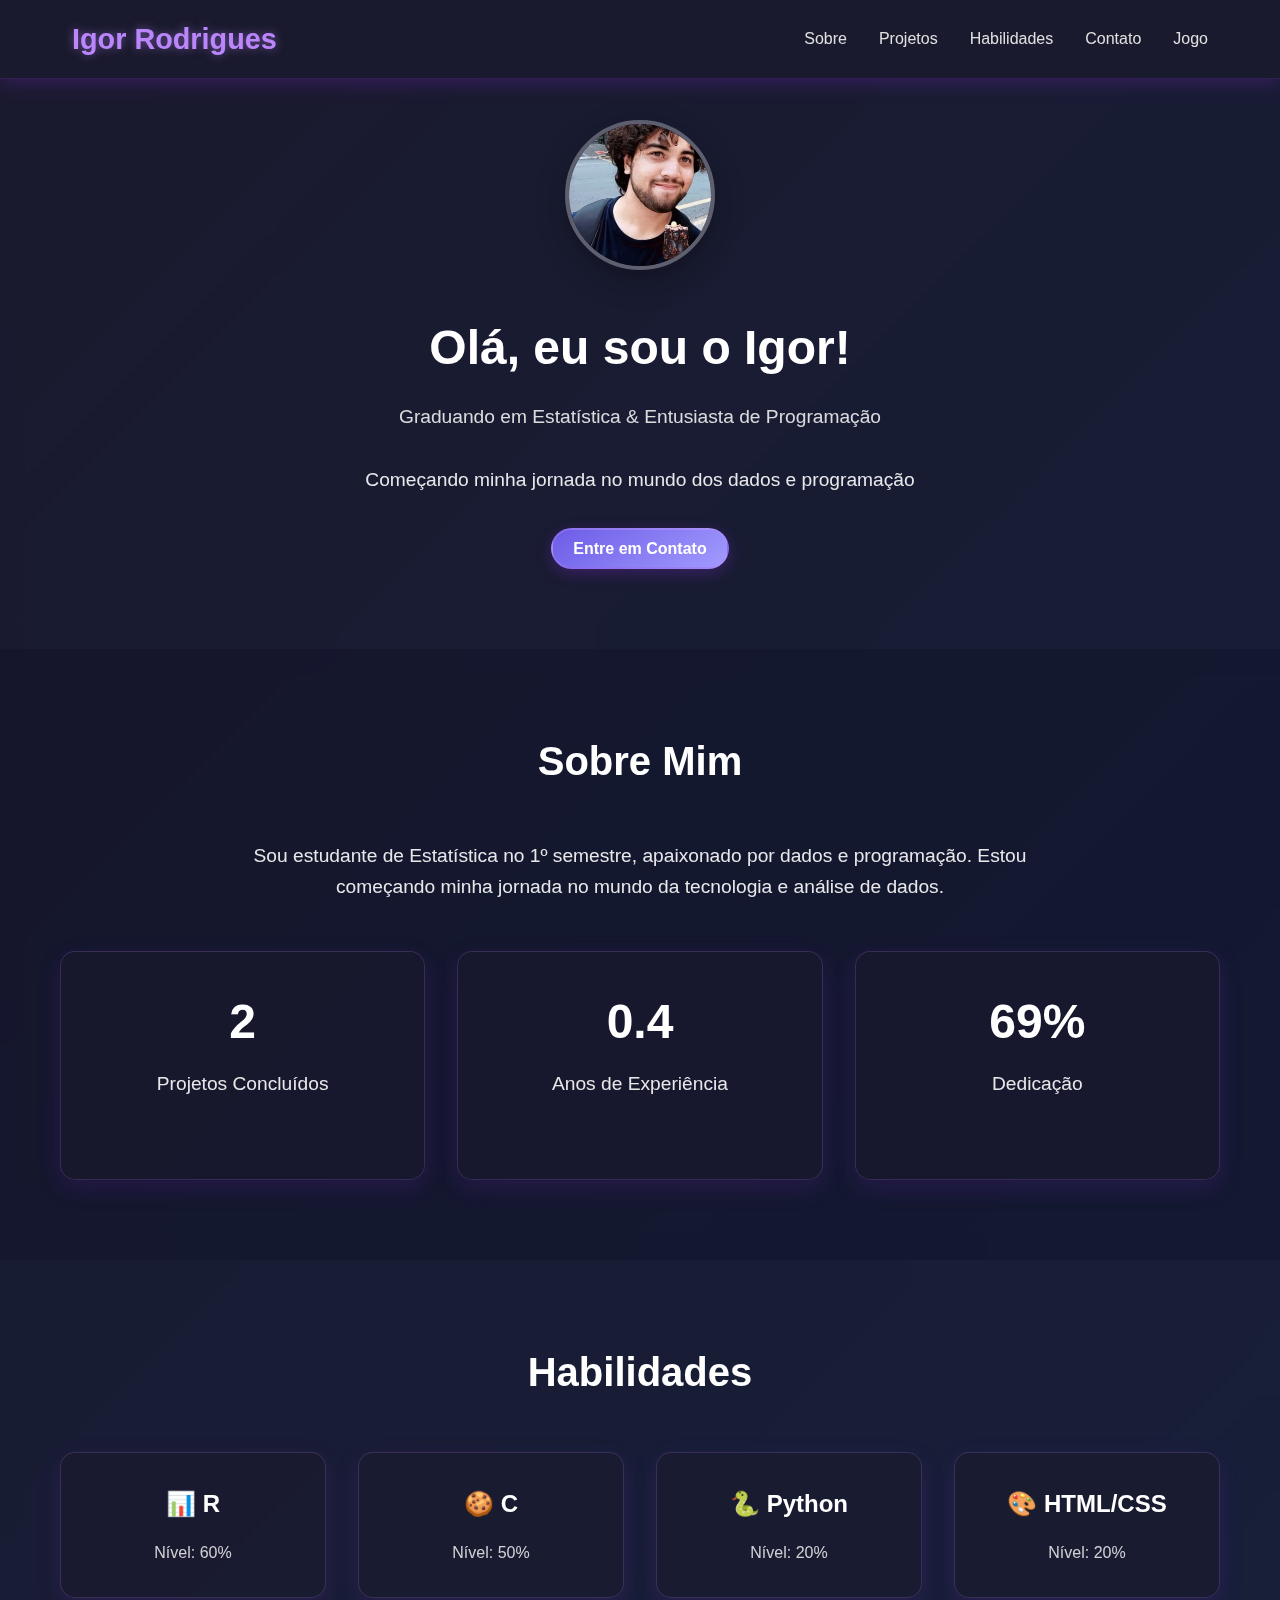
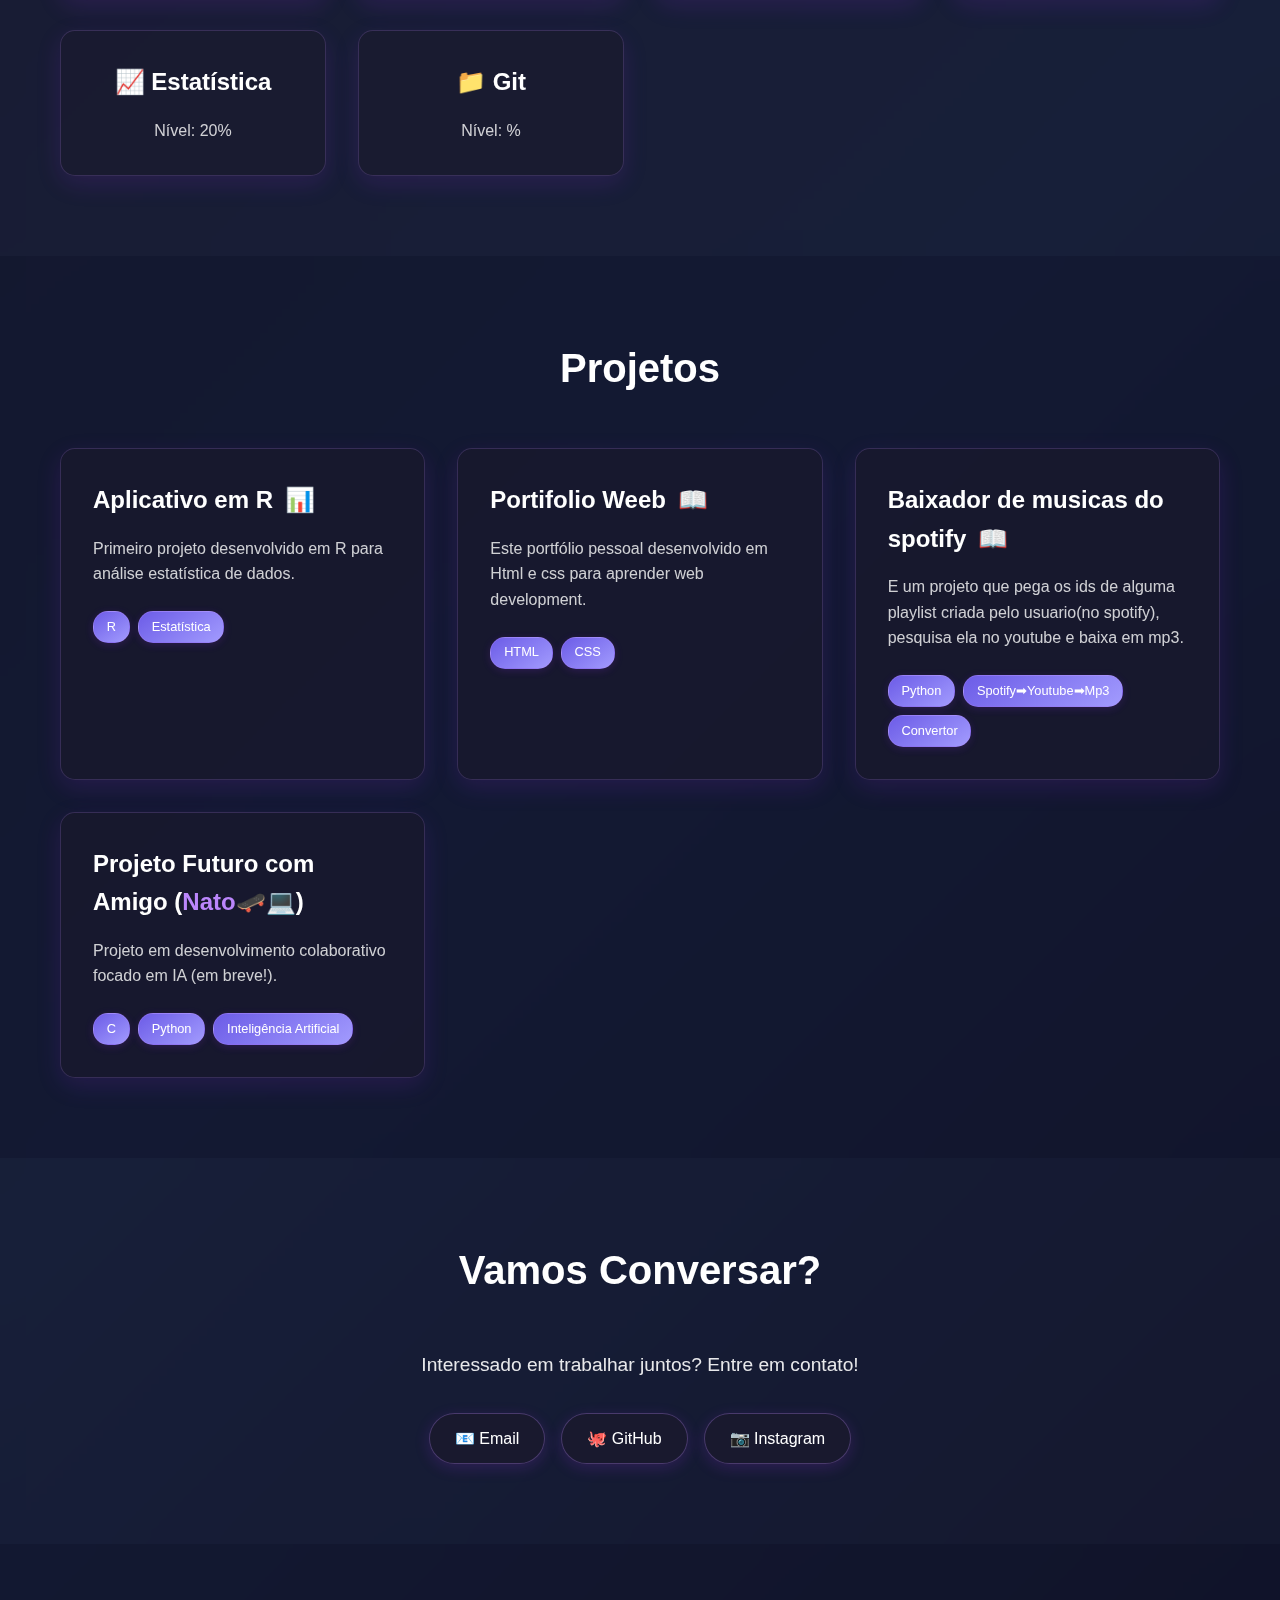
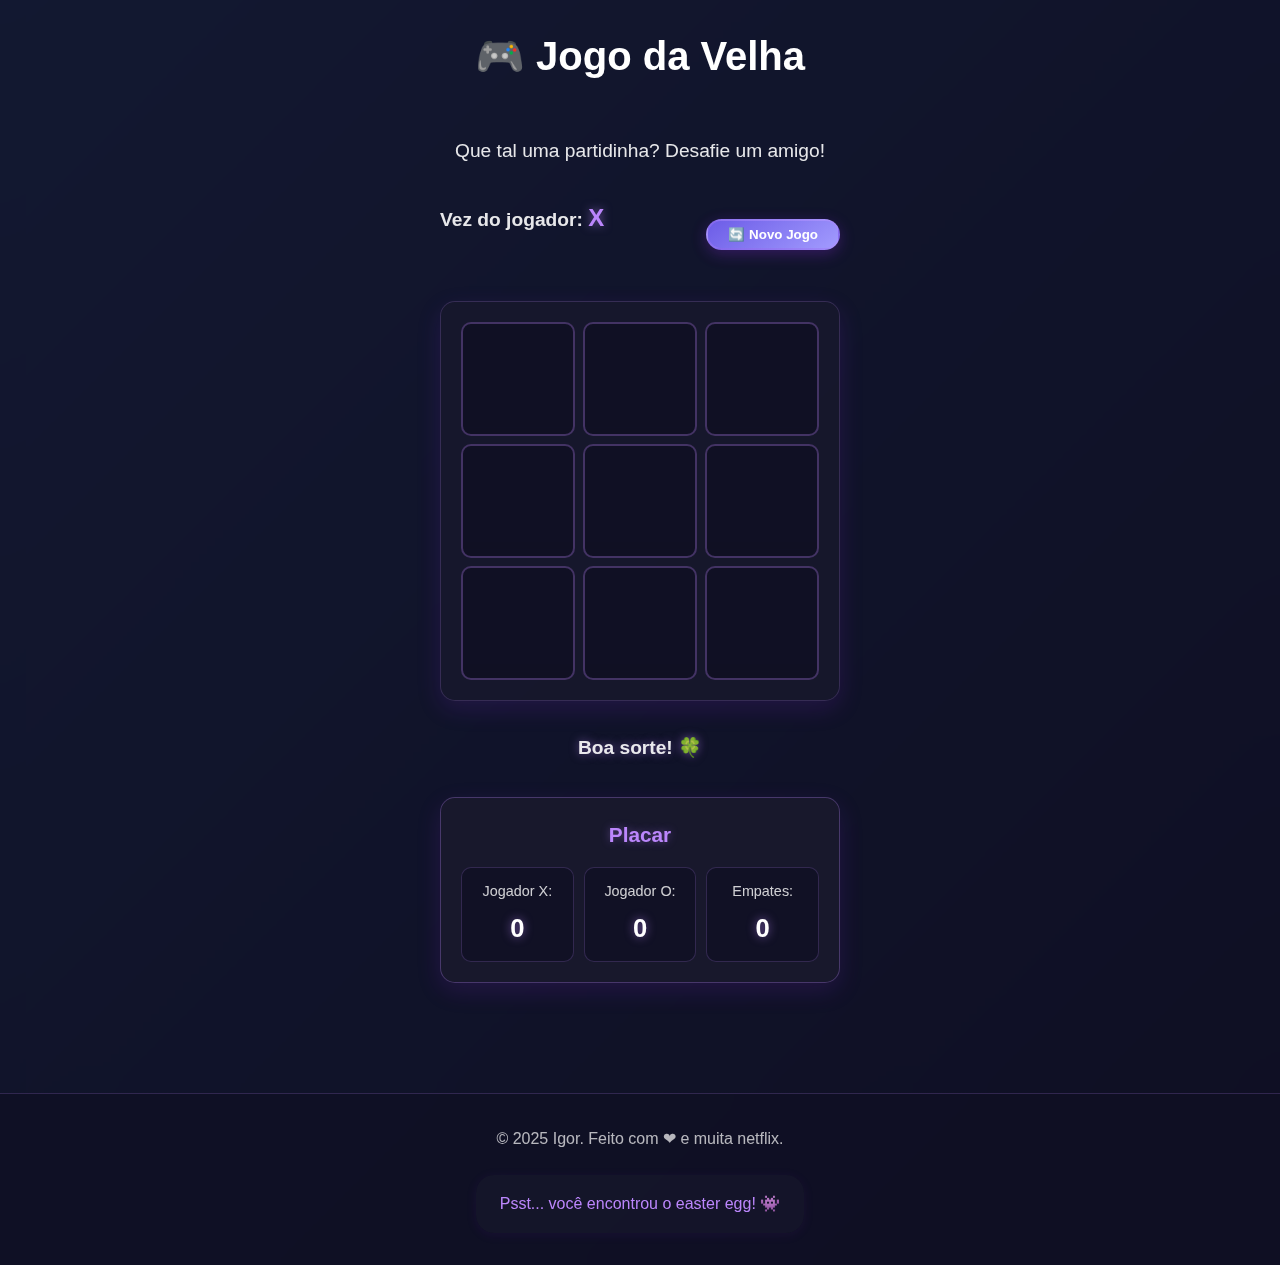
<file: index.html>
<!DOCTYPE html>
<html lang="pt-br">
<head>
  <meta charset="UTF-8">
  <meta name="viewport" content="width=device-width, initial-scale=1.0">
  <title>Igor - Desenvolvedor</title>
  <link rel="stylesheet" href="style.css">
</head>
<body>
  <header>
    <nav>
      <h1>Igor Rodrigues</h1>
      <ul>
        <li><a href="#sobre">Sobre</a></li>
        <li><a href="#projetos">Projetos</a></li>
        <li><a href="#habilidades">Habilidades</a></li>
        <li><a href="#contato">Contato</a></li>
        <li><a href="#jogo">Jogo</a></li>
      </ul>
    </nav>
  </header>

  <main>
    <section id="hero">
      <div class="hero-content">
        <div class="foto-container">
          <img src="foto.jpg" alt="Foto do Igor" class="foto-perfil">
        </div>
        <h2>Olá, eu sou o Igor!</h2>
        <p class="subtitle">Graduando em Estatística & Entusiasta de Programação</p>
        <p>Começando minha jornada no mundo dos dados e programação</p>
        <a href="#contato" class="btn-primary">Entre em Contato</a>
      </div>
    </section>

    <section id="sobre">
      <div class="container">
        <h2>Sobre Mim</h2>
        <p>Sou estudante de Estatística no 1º semestre, apaixonado por dados e programação. Estou começando minha jornada no mundo da tecnologia e análise de dados.</p>
        <div class="stats">
          <div class="stat">
            <h3>2</h3>
            <p>Projetos Concluídos</p>
          </div>
          <div class="stat">
            <h3>0.4</h3>
            <p>Anos de Experiência</p>
          </div>
          <div class="stat">
            <h3>69%</h3>
            <p>Dedicação</p>
          </div>
        </div>
      </div>
    </section>

    <section id="habilidades">
      <div class="container">
        <h2>Habilidades</h2>
        <div class="skills-grid">
          <div class="skill-card"><h3>📊 R</h3><p>Nível: 60%</p></div>
          <div class="skill-card"><h3>🍪 C</h3><p>Nível: 50%</p></div>
          <div class="skill-card"><h3>🐍 Python</h3><p>Nível: 20%</p></div>
          <div class="skill-card"><h3>🎨 HTML/CSS</h3><p>Nível: 20%</p></div>
          <div class="skill-card"><h3>📈 Estatística</h3><p>Nível: 20%</p></div>
          <div class="skill-card"><h3>📁 Git</h3><p>Nível: %</p></div>
        </div>
      </div>
    </section>

    <section id="projetos">
      <div class="container">
        <h2>Projetos</h2>
        <div class="projects-grid">
        <div class="project-card">
          <h3>
            <a href="https://github.com/Igor-ht-1/Trabalho-espaco-das-profissoes-Nato-Igor" 
              class="project-link" 
              target="_blank"
              title="Ver projeto no GitHub">
              Aplicativo em R
              <span class="link-emoji">📊</span>
            </a>
          </h3>
          <p>Primeiro projeto desenvolvido em R para análise estatística de dados.</p>
          <div class="tech-tags">
            <span>R</span>
            <span>Estatística</span>
          </div>
        </div>
         <div class="project-card">
          <h3>
            <a href="https://github.com/Igor-ht-1/Pagina-Igor" 
              class="project-link" 
              target="_blank"
              title="Ver projeto no GitHub">
              Portifolio Weeb
              <span class="link-emoji">📖</span>
            </a>
          </h3>
            <p>Este portfólio pessoal desenvolvido em Html e css para aprender web development.</p>
            <div class="tech-tags">
              <span>HTML</span>
              <span>CSS</span>
            </div>
          </div>
           <div class="project-card">
          <h3>
            <a href="https://github.com/Igor-ht-1/Pagina-Igor" 
              class="project-link" 
              target="_blank"
              title="Ver projeto no GitHub">
              Baixador de musicas do spotify
              <span class="link-emoji">📖</span>
            </a>
          </h3>
            <p>E um projeto que pega os ids de alguma playlist criada pelo usuario(no spotify), pesquisa ela no youtube e baixa em mp3.</p>
            <div class="tech-tags">
              <span>Python</span>
              <span>Spotify➡Youtube➡Mp3 </span>
              <span>Convertor </span>
            </div>
          </div>
          <div class="project-card">
          <h3>Projeto Futuro com Amigo (<a href="https://github.com/Nathanael-nt-13" target="_blank" class="nato-link" title="Visitar perfil do Nato">Nato🛹💻</a>)</h3>
            <p>Projeto em desenvolvimento colaborativo focado em IA (em breve!).</p>
            <div class="tech-tags">
              <span>C</span>
              <span>Python</span>
              <span>Inteligência Artificial</span>
            </div>
          </div>
        </div>
      </div>
    </section>

    <section id="contato">
      <div class="container">
        <h2>Vamos Conversar?</h2>
        <p>Interessado em trabalhar juntos? Entre em contato!</p>
        <div class="contact-links">
          <a href="mailto:igorsoares2006r@gmail.com" class="contact-btn">📧 Email</a>
          <a href="https://github.com/Igor-ht-1" class="contact-btn">🐙 GitHub</a>
          <a href="https://www.instagram.com/igor_r._/" class="contact-btn">📷 Instagram</a>
        </div>
      </div>
    </section>

    <section id="jogo">
    <div class="container">
      <h2>🎮 Jogo da Velha</h2>
      <p>Que tal uma partidinha? Desafie um amigo!</p>
      <div class="game-container">
        <div class="game-info">
          <p class="current-player">Vez do jogador: <span id="currentPlayer">X</span></p>
          <button id="resetBtn" class="btn-primary">🔄 Novo Jogo</button>
        </div>
        <div class="game-board" id="gameBoard">
          <div class="cell" data-index="0"></div>
          <div class="cell" data-index="1"></div>
          <div class="cell" data-index="2"></div>
          <div class="cell" data-index="3"></div>
          <div class="cell" data-index="4"></div>
          <div class="cell" data-index="5"></div>
          <div class="cell" data-index="6"></div>
          <div class="cell" data-index="7"></div>
          <div class="cell" data-index="8"></div>
        </div>
      </div>
      <p class="game-message" id="gameMessage">Boa sorte! 🍀</p>
      
      <div class="score-board">
        <h3>Placar</h3>
        <div class="scores">
          <div class="score">
            <span>Jogador X:</span>
            <span id="scoreX">0</span>
          </div>
          <div class="score">
            <span>Jogador O:</span>
            <span id="scoreO">0</span>
          </div>
          <div class="score">
            <span>Empates:</span>
            <span id="scoreDraw">0</span>
          </div>
        </div>
      </div>
    </div>
  </section>

  </main>

  <footer>
  <p>&copy; 2025 Igor. Feito com ❤ e muita netflix.</p>
  
  <div class="footer-secret">
    <span class="footer-secret-trigger" style="cursor:pointer;">
      Psst... você encontrou o easter egg! 👾
    </span>
    <div class="footer-secret-form">
      <input type="number" id="secretNumberInput" placeholder="Digite um número secreto">
      <button id="secretNumberBtn">Enviar <span style="font-size:1.1em;">🔒</span></button>
      <span id="secretNumberMsg"></span>
    </div>
  </div>
</footer>

  <div id="easterEggOverlay" style="display:none;">
    <div class="easter-egg-modal">
      <img src="foto_amigos.jpg" alt="Igor secreto" class="easter-egg-img">
      <p class="easter-egg-text">Parabéns! Você descobriu o segredo do Igor! 🎉
      <br>Uma amizade mais que boa, perfeita 🕵️‍♂
      <br>Uma menina especial que cada dia diverte mais e mais o dia a dia👭
      <br>Mas lembre-se, é um segredo! 🤫
      <br>Amizade boa é assim, a gente não tem que ficar reconstruindo🧱
      <br>É sobre aproveitar os momentos juntos, rir das besteiras e apoiar um ao outro sempre! 🥳
      <br>Obrigado por fazer parte da minha jornada! ❤️ menina dorminhoca 😴

      </p>
      <button class="easter-egg-close" onclick="document.getElementById('easterEggOverlay').style.display='none';document.body.style.overflow='';">Fechar</button>
    </div>
  </div>
<script>
// Jogo da Velha
class TicTacToe {
  constructor() {
    this.board = ['', '', '', '', '', '', '', '', ''];
    this.currentPlayer = 'X';
    this.gameActive = true;
    this.winningConditions = [
      [0, 1, 2], [3, 4, 5], [6, 7, 8], // linhas
      [0, 3, 6], [1, 4, 7], [2, 5, 8], // colunas
      [0, 4, 8], [2, 4, 6] // diagonais
    ];
    
    // Carrega o placar do localStorage ou inicializa
    this.scores = JSON.parse(localStorage.getItem('tictactoe_scores')) || {
      X: 0,
      O: 0,
      draw: 0
    };
    
    this.initGame();
    this.updateScoreDisplay();
  }

  initGame() {
    const cells = document.querySelectorAll('.cell');
    const resetBtn = document.getElementById('resetBtn');
    
    cells.forEach(cell => {
      cell.addEventListener('click', this.handleCellClick.bind(this));
    });
    
    resetBtn.addEventListener('click', this.resetGame.bind(this));
    this.updateGameMessage('Boa sorte! 🍀');
  }

  handleCellClick(event) {
    const cell = event.target;
    const index = parseInt(cell.dataset.index);

    if (this.board[index] !== '' || !this.gameActive) return;

    this.board[index] = this.currentPlayer;
    cell.textContent = this.currentPlayer;
    cell.classList.add('taken');

    if (this.checkWinner()) {
      this.updateGameMessage(`🎉 Jogador ${this.currentPlayer} venceu!`);
      this.scores[this.currentPlayer]++;
      this.saveScores();
      this.updateScoreDisplay();
      this.gameActive = false;
      return;
    }

    if (this.checkDraw()) {
      this.updateGameMessage('🤝 Empate! Tentem novamente!');
      this.scores.draw++;
      this.saveScores();
      this.updateScoreDisplay();
      this.gameActive = false;
      return;
    }

    this.currentPlayer = this.currentPlayer === 'X' ? 'O' : 'X';
    document.getElementById('currentPlayer').textContent = this.currentPlayer;
    this.updateGameMessage(`Vez do jogador ${this.currentPlayer}`);
  }

  checkWinner() {
    return this.winningConditions.some(condition => {
      const [a, b, c] = condition;
      return this.board[a] && 
             this.board[a] === this.board[b] && 
             this.board[a] === this.board[c];
    });
  }

  checkDraw() {
    return this.board.every(cell => cell !== '');
  }

  updateGameMessage(message) {
    document.getElementById('gameMessage').textContent = message;
  }

  updateScoreDisplay() {
    document.getElementById('scoreX').textContent = this.scores.X;
    document.getElementById('scoreO').textContent = this.scores.O;
    document.getElementById('scoreDraw').textContent = this.scores.draw;
  }

  saveScores() {
    localStorage.setItem('tictactoe_scores', JSON.stringify(this.scores));
  }

  resetGame() {
    this.board = ['', '', '', '', '', '', '', '', ''];
    this.currentPlayer = 'X';
    this.gameActive = true;
    
    const cells = document.querySelectorAll('.cell');
    cells.forEach(cell => {
      cell.textContent = '';
      cell.classList.remove('taken');
    });
    
    document.getElementById('currentPlayer').textContent = 'X';
    this.updateGameMessage('Boa sorte! 🍀');
  }
}

// Inicializar o jogo quando a página carregar
document.addEventListener('DOMContentLoaded', () => {
  new TicTacToe();
});

// Easter egg: inserir número secreto
document.getElementById('secretNumberBtn').addEventListener('click', function() {
  const input = document.getElementById('secretNumberInput');
  const msg = document.getElementById('secretNumberMsg');
  const overlay = document.getElementById('easterEggOverlay');
  const valor = input.value;
  if (valor === '1304') {
    msg.textContent = '';
    overlay.style.display = 'flex';
    document.body.style.overflow = 'hidden'; // impede scroll
  } else {
    msg.textContent = `Você digitou: ${valor}`;
    msg.style.color = 'limegreen';
    overlay.style.display = 'none';
    document.body.style.overflow = '';
  }
});

// Fechar o overlay ao clicar fora ou apertar ESC (opcional)
document.getElementById('easterEggOverlay').addEventListener('click', function(e) {
  if (e.target === this) {
    this.style.display = 'none';
    document.body.style.overflow = '';
  }
});
document.addEventListener('keydown', function(e) {
  if (e.key === 'Escape') {
    document.getElementById('easterEggOverlay').style.display = 'none';
    document.body.style.overflow = '';
  }
});
  </script>
</body>
</html>
</file>
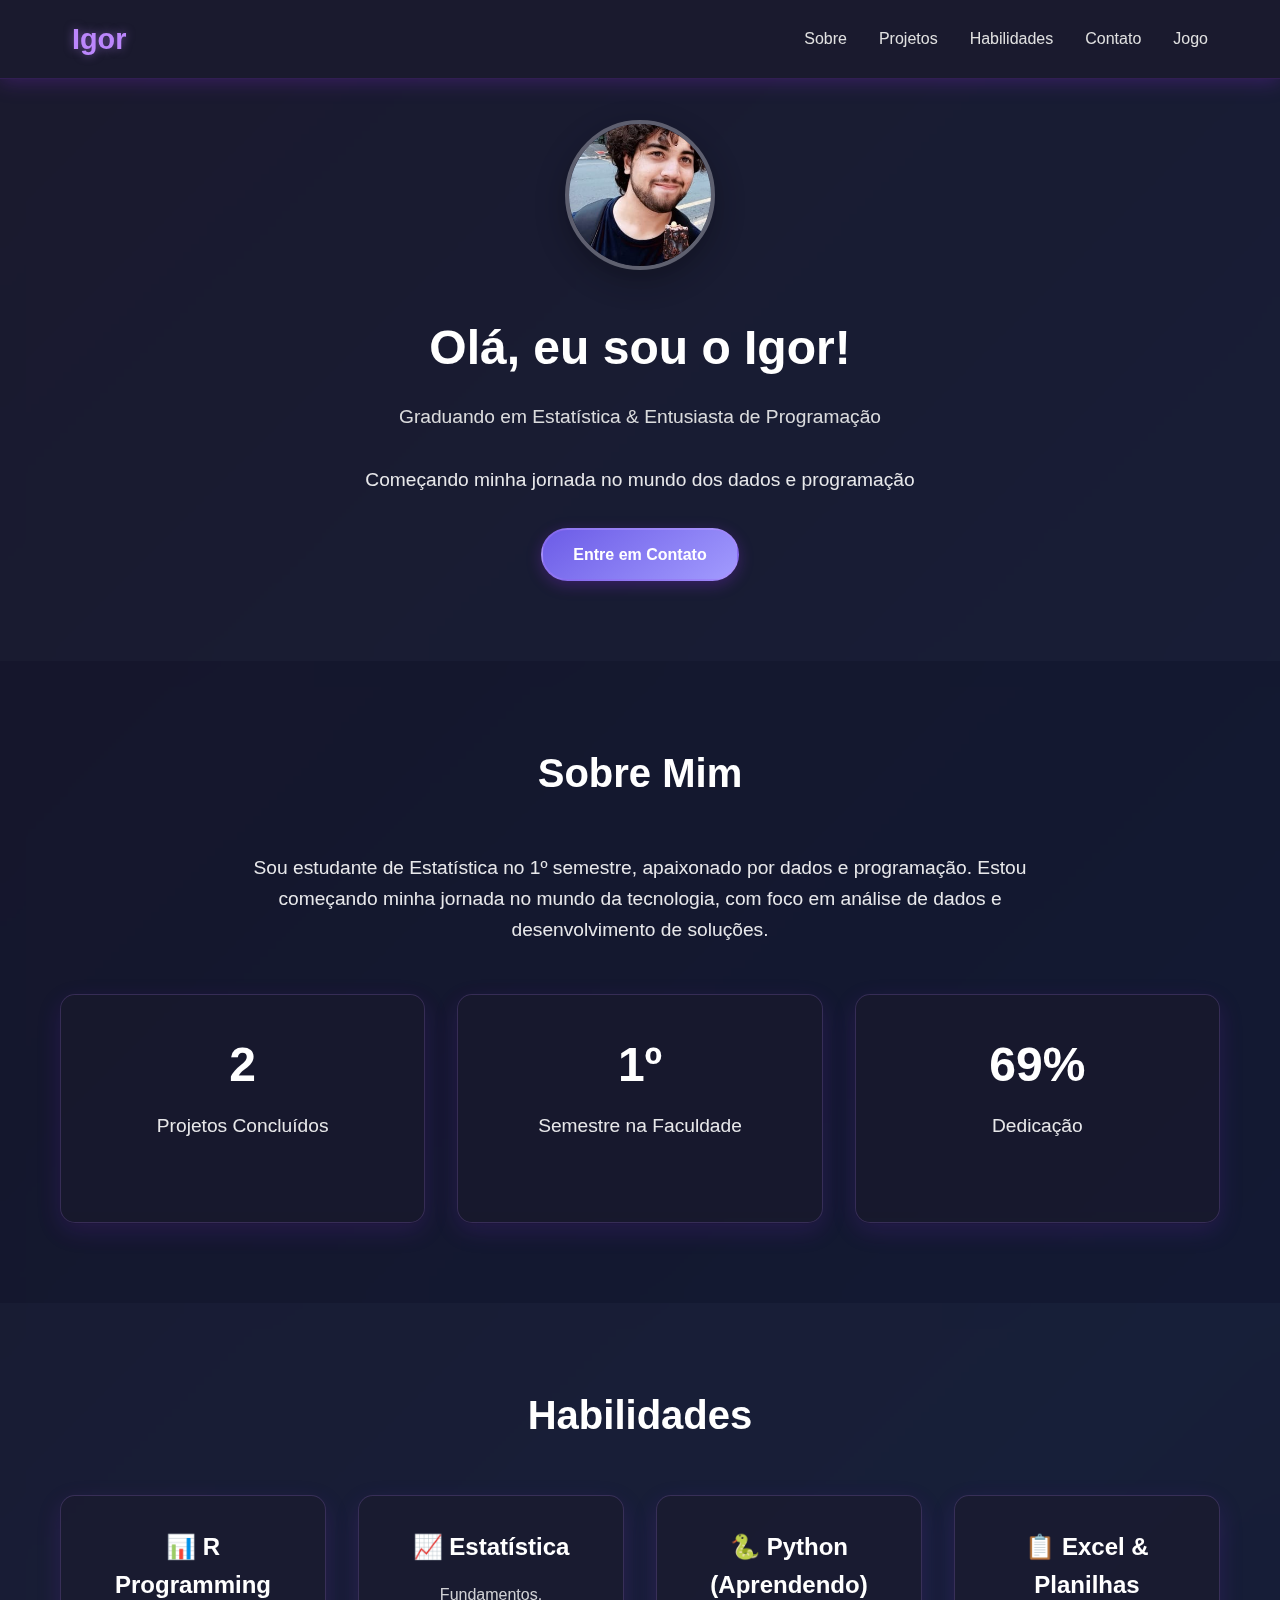
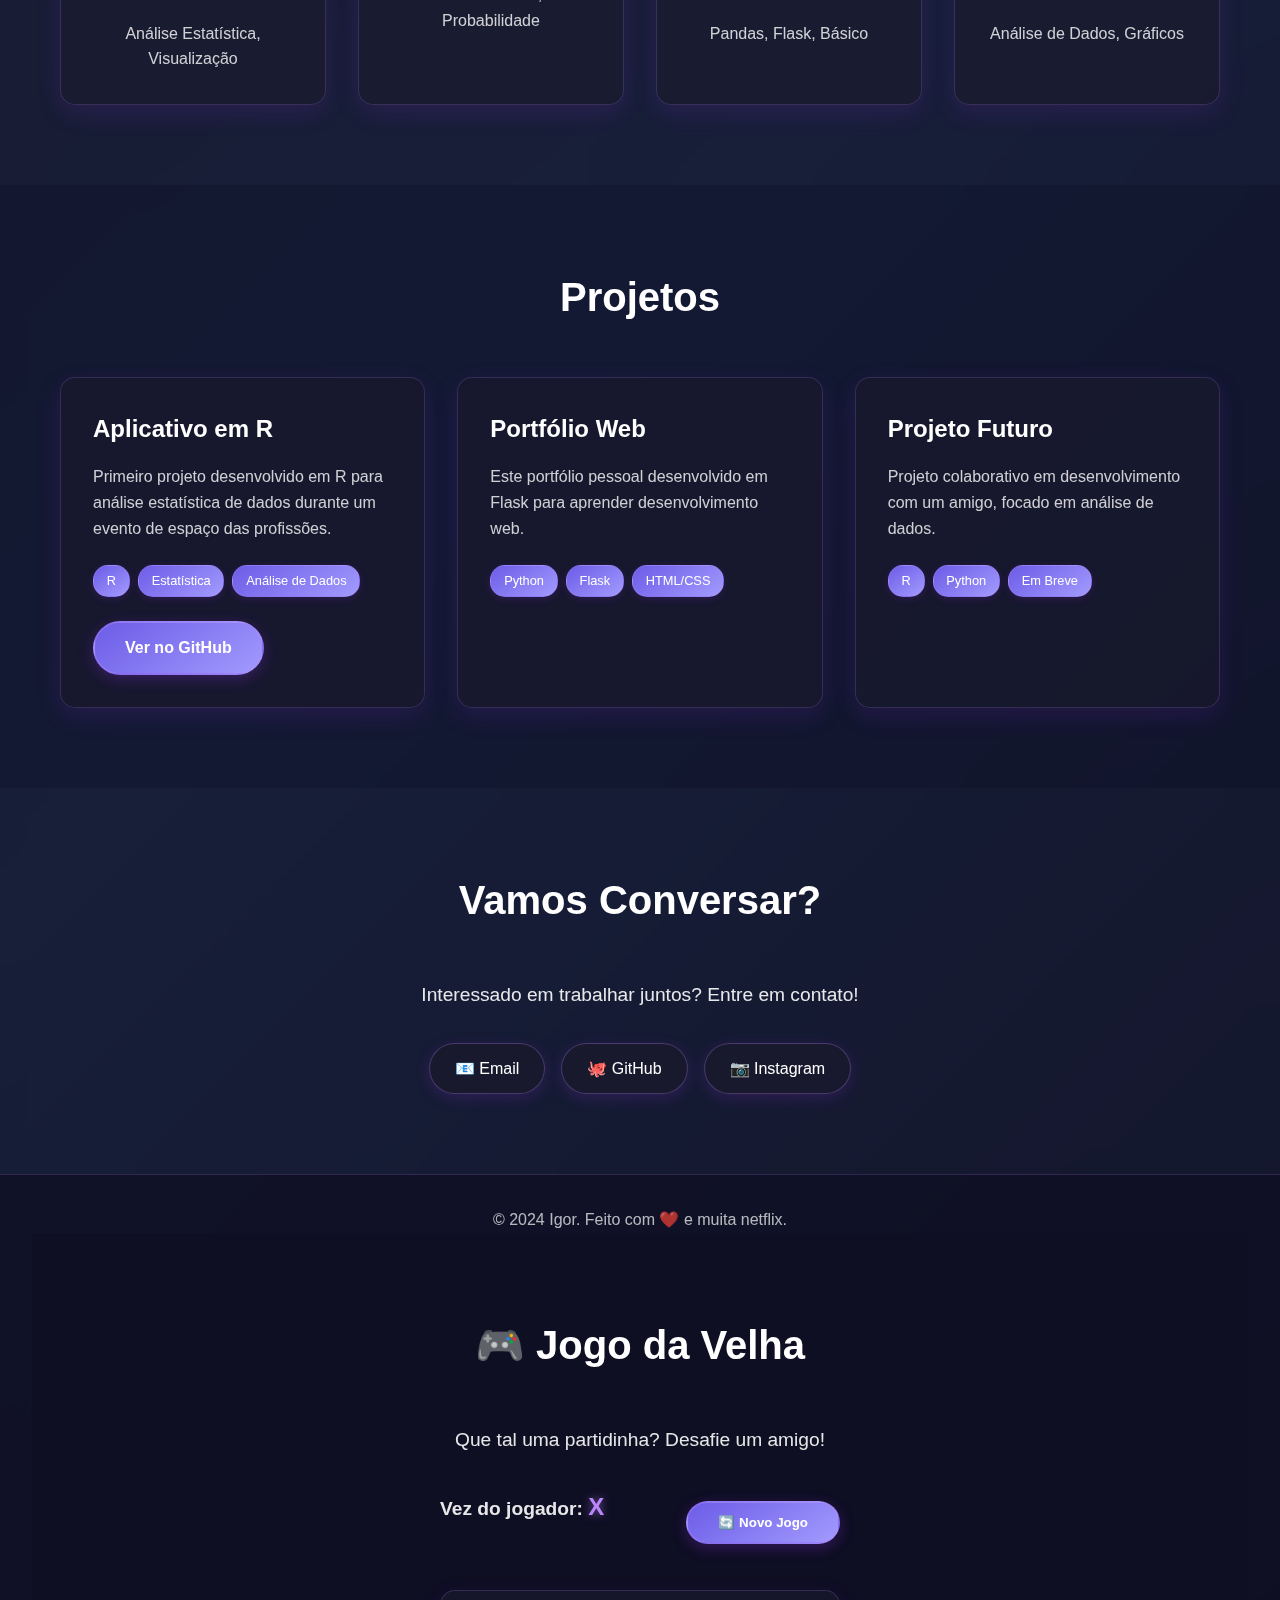
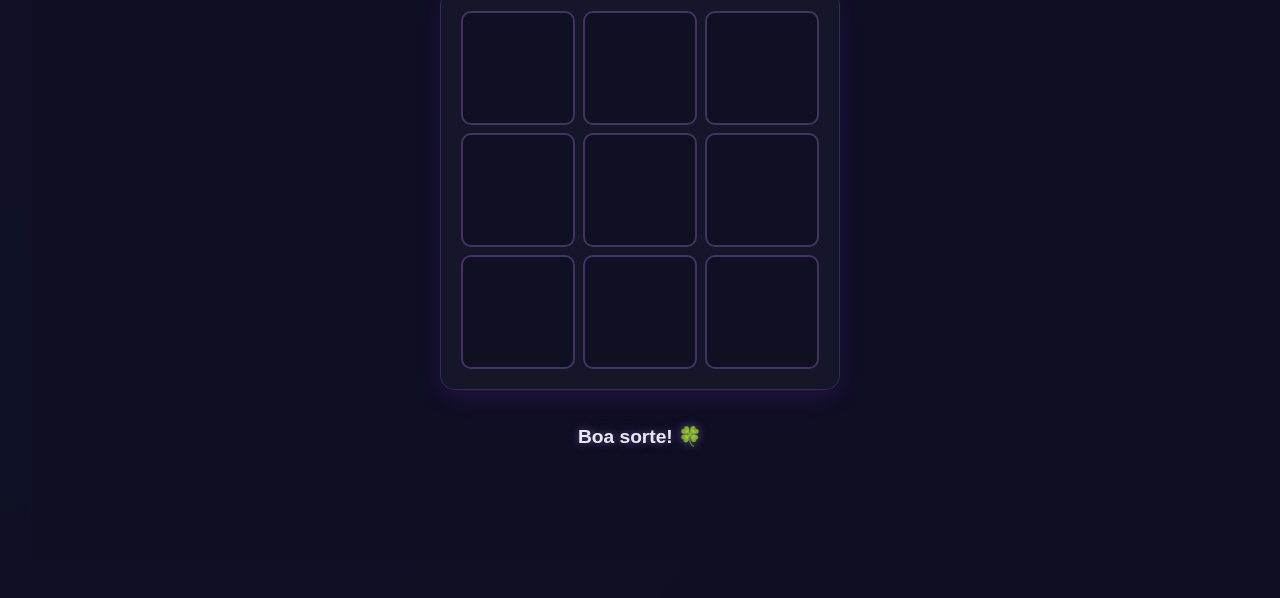
<file: templates/index.html>
<!DOCTYPE html>
<html lang="pt-br">
<head>
  <meta charset="UTF-8">
  <meta name="viewport" content="width=device-width, initial-scale=1.0">
  <title>Igor - Desenvolvedor</title>
  <link rel="stylesheet" href="/static/style.css">
</head>
<body>
  <header>
    <nav>
      <h1>Igor</h1>
      <ul>
        <li><a href="#sobre">Sobre</a></li>
        <li><a href="#projetos">Projetos</a></li>
        <li><a href="#habilidades">Habilidades</a></li>
        <li><a href="#contato">Contato</a></li>
        <li><a href="#jogo">Jogo</a></li>
      </ul>
    </nav>
  </header>

  <main>
    <section id="hero">
      <div class="hero-content">
        <div class="foto-container">
          <img src="/static/foto.jpg" alt="Foto do Igor" class="foto-perfil">
        </div>
        <h2>Olá, eu sou o Igor!</h2>
        <p class="subtitle">Graduando em Estatística & Entusiasta de Programação</p>
        <p>Começando minha jornada no mundo dos dados e programação</p>
        <a href="#contato" class="btn-primary">Entre em Contato</a>
      </div>
    </section>

    <section id="sobre">
      <div class="container">
        <h2>Sobre Mim</h2>
        <p>Sou estudante de Estatística no 1º semestre, apaixonado por dados e programação. Estou começando minha jornada no mundo da tecnologia, com foco em análise de dados e desenvolvimento de soluções.</p>
        <div class="stats">
          <div class="stat">
            <h3>2</h3>
            <p>Projetos Concluídos</p>
          </div>
          <div class="stat">
            <h3>1º</h3>
            <p>Semestre na Faculdade</p>
          </div>
          <div class="stat">
            <h3>69%</h3>
            <p>Dedicação</p>
          </div>
        </div>
      </div>
    </section>

    <section id="habilidades">
      <div class="container">
        <h2>Habilidades</h2>
        <div class="skills-grid">
          <div class="skill-card">
            <h3>📊 R Programming</h3>
            <p>Análise Estatística, Visualização</p>
          </div>
          <div class="skill-card">
            <h3>📈 Estatística</h3>
            <p>Fundamentos, Probabilidade</p>
          </div>
          <div class="skill-card">
            <h3>🐍 Python (Aprendendo)</h3>
            <p>Pandas, Flask, Básico</p>
          </div>
          <div class="skill-card">
            <h3>📋 Excel & Planilhas</h3>
            <p>Análise de Dados, Gráficos</p>
          </div>
        </div>
      </div>
    </section>

    <section id="projetos">
      <div class="container">
        <h2>Projetos</h2>
        <div class="projects-grid">
          <div class="project-card">
            <h3>Aplicativo em R</h3>
            <p>Primeiro projeto desenvolvido em R para análise estatística de dados durante um evento de espaço das profissões.</p>
            <div class="tech-tags">
              <span>R</span>
              <span>Estatística</span>
              <span>Análise de Dados</span>
              <div class= "centered">
              <a href="https://github.com/Igor-ht-1/Trabalho-espaco-das-profissoes-Nato-Igor" class="btn-primary" target="_blank">Ver                 no GitHub</a>
              </div>
            </div>
          </div>
          <div class="project-card">
            <h3>Portfólio Web</h3>
            <p>Este portfólio pessoal desenvolvido em Flask para aprender desenvolvimento web.</p>
            <div class="tech-tags">
              <span>Python</span>
              <span>Flask</span>
              <span>HTML/CSS</span>
            </div>
          </div>
          <div class="project-card">
            <h3>Projeto Futuro</h3>
            <p>Projeto colaborativo em desenvolvimento com um amigo, focado em análise de dados.</p>
            <div class="tech-tags">
              <span>R</span>
              <span>Python</span>
              <span>Em Breve</span>
            </div>
          </div>
        </div>
      </div>
    </section>

    <section id="contato">
      <div class="container">
        <h2>Vamos Conversar?</h2>
        <p>Interessado em trabalhar juntos? Entre em contato!</p>
        <div class="contact-links">
          <a href="mailto:igorsoares2006r@gmail.com" class="contact-btn">📧 Email</a>
          <a href="https://github.com/Igor-ht-1" class="contact-btn">🐙 GitHub</a>
          <a href="https://www.instagram.com/igor_r._/" class="contact-btn">📷 Instagram</a>
        </div>
      </div>
    </section>


  </main>

  <footer>
    <p>&copy; 2024 Igor. Feito com ❤️ e muita netflix.</p>
    
    <section id="jogo">
      <div class="container">
        <h2>🎮 Jogo da Velha</h2>
        <p>Que tal uma partidinha? Desafie um amigo!</p>
        <div class="game-container">
          <div class="game-info">
            <p class="current-player">Vez do jogador: <span id="currentPlayer">X</span></p>
            <button id="resetBtn" class="btn-primary">🔄 Novo Jogo</button>
          </div>
          <div class="game-board" id="gameBoard">
            <div class="cell" data-index="0"></div>
            <div class="cell" data-index="1"></div>
            <div class="cell" data-index="2"></div>
            <div class="cell" data-index="3"></div>
            <div class="cell" data-index="4"></div>
            <div class="cell" data-index="5"></div>
            <div class="cell" data-index="6"></div>
            <div class="cell" data-index="7"></div>
            <div class="cell" data-index="8"></div>
          </div>
          <p class="game-message" id="gameMessage">Boa sorte! 🍀</p>
        </div>
      </div>
    </section>
  </footer>

  <script>
    // Jogo da Velha
    class TicTacToe {
      constructor() {
        this.board = ['', '', '', '', '', '', '', '', ''];
        this.currentPlayer = 'X';
        this.gameActive = true;
        this.winningConditions = [
          [0, 1, 2], [3, 4, 5], [6, 7, 8], // linhas
          [0, 3, 6], [1, 4, 7], [2, 5, 8], // colunas
          [0, 4, 8], [2, 4, 6] // diagonais
        ];
        this.initGame();
      }

      initGame() {
        const cells = document.querySelectorAll('.cell');
        const resetBtn = document.getElementById('resetBtn');
        
        cells.forEach(cell => {
          cell.addEventListener('click', this.handleCellClick.bind(this));
        });
        
        resetBtn.addEventListener('click', this.resetGame.bind(this));
        this.updateGameMessage('Boa sorte! 🍀');
      }

      handleCellClick(event) {
        const cell = event.target;
        const index = parseInt(cell.dataset.index);

        if (this.board[index] !== '' || !this.gameActive) return;

        this.board[index] = this.currentPlayer;
        cell.textContent = this.currentPlayer;
        cell.classList.add('taken');

        if (this.checkWinner()) {
          this.updateGameMessage(`🎉 Jogador ${this.currentPlayer} venceu!`);
          this.gameActive = false;
          return;
        }

        if (this.checkDraw()) {
          this.updateGameMessage('🤝 Empate! Tentem novamente!');
          this.gameActive = false;
          return;
        }

        this.currentPlayer = this.currentPlayer === 'X' ? 'O' : 'X';
        document.getElementById('currentPlayer').textContent = this.currentPlayer;
        this.updateGameMessage(`Vez do jogador ${this.currentPlayer}`);
      }

      checkWinner() {
        return this.winningConditions.some(condition => {
          const [a, b, c] = condition;
          return this.board[a] && 
                 this.board[a] === this.board[b] && 
                 this.board[a] === this.board[c];
        });
      }

      checkDraw() {
        return this.board.every(cell => cell !== '');
      }

      updateGameMessage(message) {
        document.getElementById('gameMessage').textContent = message;
      }

      resetGame() {
        this.board = ['', '', '', '', '', '', '', '', ''];
        this.currentPlayer = 'X';
        this.gameActive = true;
        
        const cells = document.querySelectorAll('.cell');
        cells.forEach(cell => {
          cell.textContent = '';
          cell.classList.remove('taken');
        });
        
        document.getElementById('currentPlayer').textContent = 'X';
        this.updateGameMessage('Boa sorte! 🍀');
      }
    }

    // Inicializar o jogo quando a página carregar
    document.addEventListener('DOMContentLoaded', () => {
      new TicTacToe();
    });
  </script>
</body>
</html>
</file>
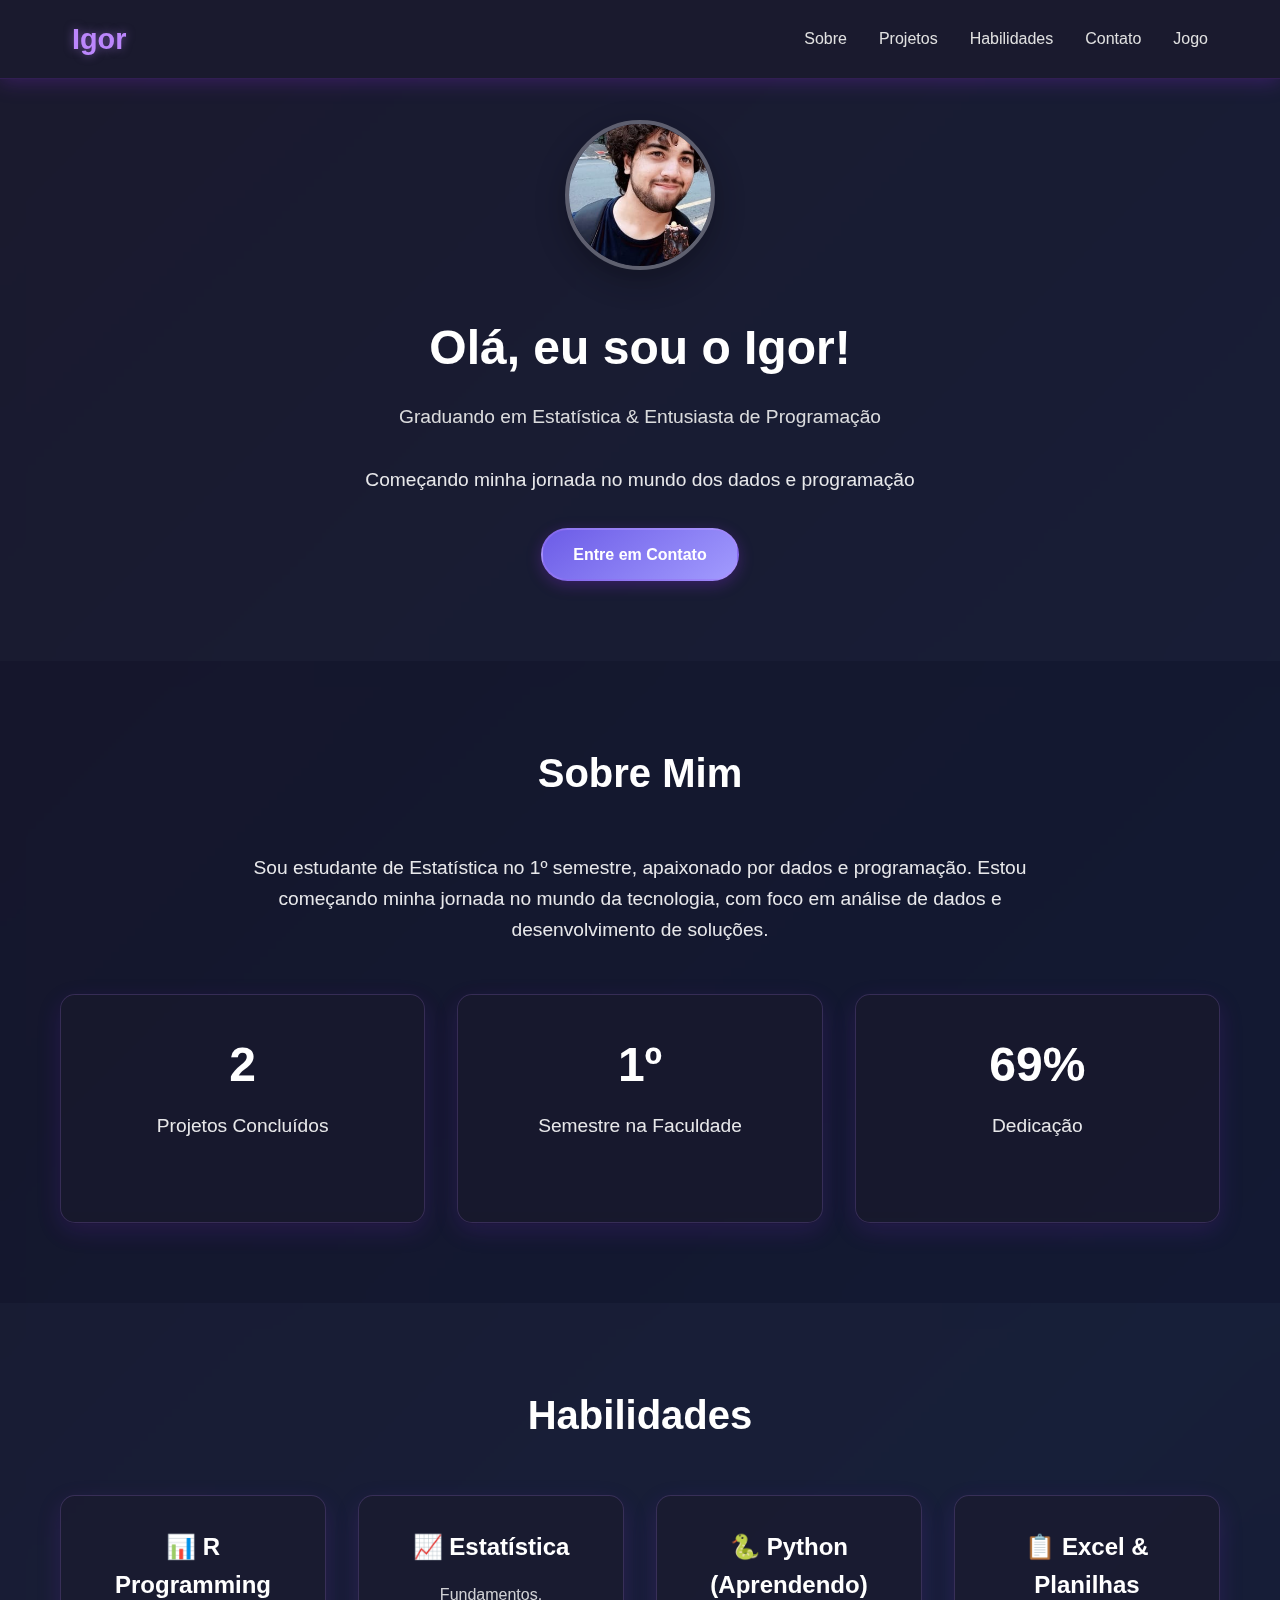
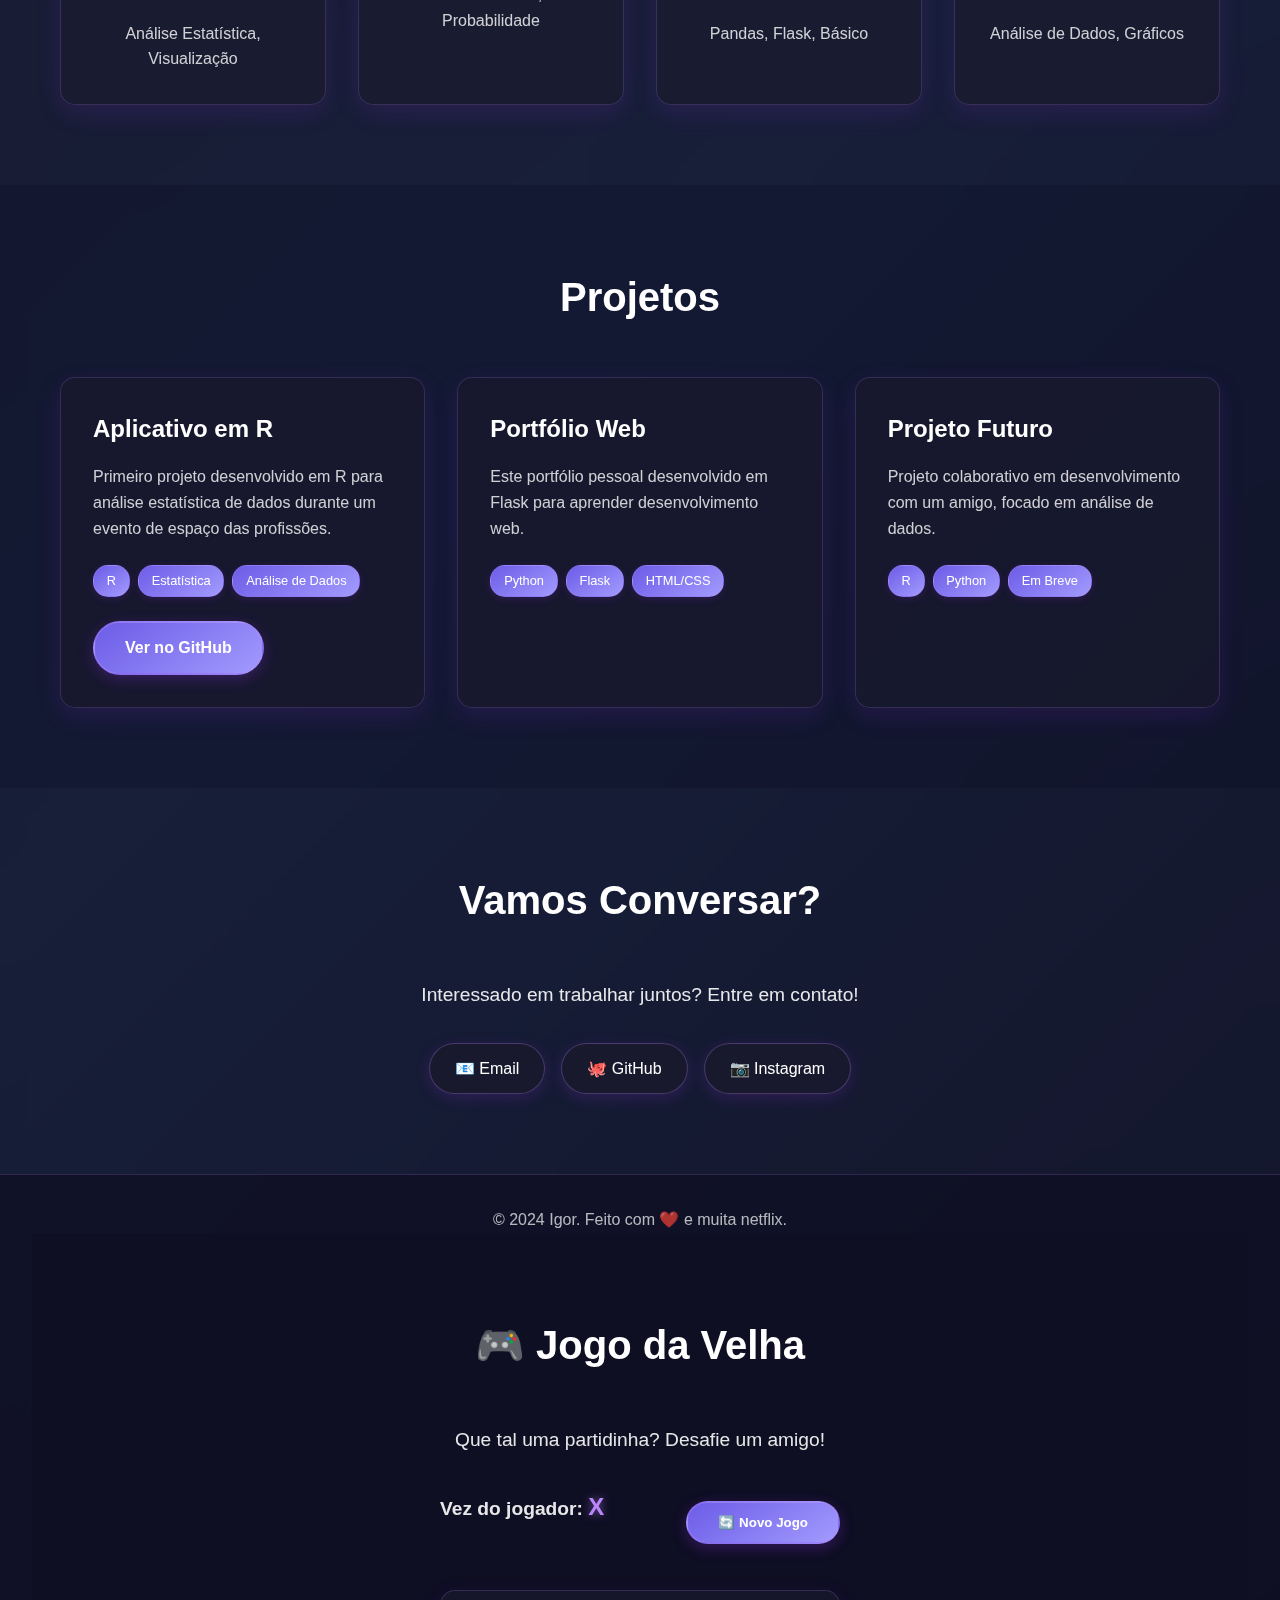
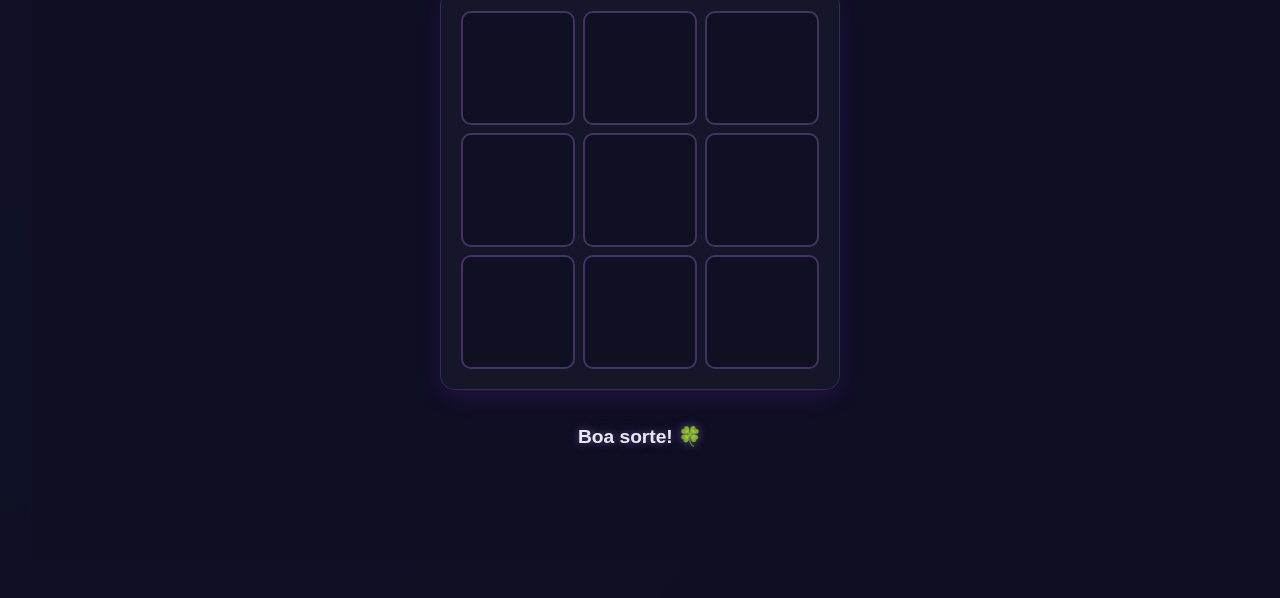
<file: index1.html>
<!DOCTYPE html>
<html lang="pt-br">
<head>
  <meta charset="UTF-8">
  <meta name="viewport" content="width=device-width, initial-scale=1.0">
  <title>Igor - Desenvolvedor</title>
  <link rel="stylesheet" href="/static/style.css">
</head>
<body>
  <header>
    <nav>
      <h1>Igor</h1>
      <ul>
        <li><a href="#sobre">Sobre</a></li>
        <li><a href="#projetos">Projetos</a></li>
        <li><a href="#habilidades">Habilidades</a></li>
        <li><a href="#contato">Contato</a></li>
        <li><a href="#jogo">Jogo</a></li>
      </ul>
    </nav>
  </header>

  <main>
    <section id="hero">
      <div class="hero-content">
        <div class="foto-container">
          <img src="/static/foto.jpg" alt="Foto do Igor" class="foto-perfil">
        </div>
        <h2>Olá, eu sou o Igor!</h2>
        <p class="subtitle">Graduando em Estatística & Entusiasta de Programação</p>
        <p>Começando minha jornada no mundo dos dados e programação</p>
        <a href="#contato" class="btn-primary">Entre em Contato</a>
      </div>
    </section>

    <section id="sobre">
      <div class="container">
        <h2>Sobre Mim</h2>
        <p>Sou estudante de Estatística no 1º semestre, apaixonado por dados e programação. Estou começando minha jornada no mundo da tecnologia, com foco em análise de dados e desenvolvimento de soluções.</p>
        <div class="stats">
          <div class="stat">
            <h3>2</h3>
            <p>Projetos Concluídos</p>
          </div>
          <div class="stat">
            <h3>1º</h3>
            <p>Semestre na Faculdade</p>
          </div>
          <div class="stat">
            <h3>69%</h3>
            <p>Dedicação</p>
          </div>
        </div>
      </div>
    </section>

    <section id="habilidades">
      <div class="container">
        <h2>Habilidades</h2>
        <div class="skills-grid">
          <div class="skill-card">
            <h3>📊 R Programming</h3>
            <p>Análise Estatística, Visualização</p>
          </div>
          <div class="skill-card">
            <h3>📈 Estatística</h3>
            <p>Fundamentos, Probabilidade</p>
          </div>
          <div class="skill-card">
            <h3>🐍 Python (Aprendendo)</h3>
            <p>Pandas, Flask, Básico</p>
          </div>
          <div class="skill-card">
            <h3>📋 Excel & Planilhas</h3>
            <p>Análise de Dados, Gráficos</p>
          </div>
        </div>
      </div>
    </section>

    <section id="projetos">
      <div class="container">
        <h2>Projetos</h2>
        <div class="projects-grid">
          <div class="project-card">
            <h3>Aplicativo em R</h3>
            <p>Primeiro projeto desenvolvido em R para análise estatística de dados durante um evento de espaço das profissões.</p>
            <div class="tech-tags">
              <span>R</span>
              <span>Estatística</span>
              <span>Análise de Dados</span>
              <div class= "centered">
              <a href="https://github.com/Igor-ht-1/Trabalho-espaco-das-profissoes-Nato-Igor" class="btn-primary" target="_blank">Ver                 no GitHub</a>
              </div>
            </div>
          </div>
          <div class="project-card">
            <h3>Portfólio Web</h3>
            <p>Este portfólio pessoal desenvolvido em Flask para aprender desenvolvimento web.</p>
            <div class="tech-tags">
              <span>Python</span>
              <span>Flask</span>
              <span>HTML/CSS</span>
            </div>
          </div>
          <div class="project-card">
            <h3>Projeto Futuro</h3>
            <p>Projeto colaborativo em desenvolvimento com um amigo, focado em análise de dados.</p>
            <div class="tech-tags">
              <span>R</span>
              <span>Python</span>
              <span>Em Breve</span>
            </div>
          </div>
        </div>
      </div>
    </section>

    <section id="contato">
      <div class="container">
        <h2>Vamos Conversar?</h2>
        <p>Interessado em trabalhar juntos? Entre em contato!</p>
        <div class="contact-links">
          <a href="mailto:igorsoares2006r@gmail.com" class="contact-btn">📧 Email</a>
          <a href="https://github.com/Igor-ht-1" class="contact-btn">🐙 GitHub</a>
          <a href="https://www.instagram.com/igor_r._/" class="contact-btn">📷 Instagram</a>
        </div>
      </div>
    </section>


  </main>

  <footer>
    <p>&copy; 2024 Igor. Feito com ❤️ e muita netflix.</p>
    
    <section id="jogo">
      <div class="container">
        <h2>🎮 Jogo da Velha</h2>
        <p>Que tal uma partidinha? Desafie um amigo!</p>
        <div class="game-container">
          <div class="game-info">
            <p class="current-player">Vez do jogador: <span id="currentPlayer">X</span></p>
            <button id="resetBtn" class="btn-primary">🔄 Novo Jogo</button>
          </div>
          <div class="game-board" id="gameBoard">
            <div class="cell" data-index="0"></div>
            <div class="cell" data-index="1"></div>
            <div class="cell" data-index="2"></div>
            <div class="cell" data-index="3"></div>
            <div class="cell" data-index="4"></div>
            <div class="cell" data-index="5"></div>
            <div class="cell" data-index="6"></div>
            <div class="cell" data-index="7"></div>
            <div class="cell" data-index="8"></div>
          </div>
          <p class="game-message" id="gameMessage">Boa sorte! 🍀</p>
        </div>
      </div>
    </section>
  </footer>

  <script>
    // Jogo da Velha
    class TicTacToe {
      constructor() {
        this.board = ['', '', '', '', '', '', '', '', ''];
        this.currentPlayer = 'X';
        this.gameActive = true;
        this.winningConditions = [
          [0, 1, 2], [3, 4, 5], [6, 7, 8], // linhas
          [0, 3, 6], [1, 4, 7], [2, 5, 8], // colunas
          [0, 4, 8], [2, 4, 6] // diagonais
        ];
        this.initGame();
      }

      initGame() {
        const cells = document.querySelectorAll('.cell');
        const resetBtn = document.getElementById('resetBtn');
        
        cells.forEach(cell => {
          cell.addEventListener('click', this.handleCellClick.bind(this));
        });
        
        resetBtn.addEventListener('click', this.resetGame.bind(this));
        this.updateGameMessage('Boa sorte! 🍀');
      }

      handleCellClick(event) {
        const cell = event.target;
        const index = parseInt(cell.dataset.index);

        if (this.board[index] !== '' || !this.gameActive) return;

        this.board[index] = this.currentPlayer;
        cell.textContent = this.currentPlayer;
        cell.classList.add('taken');

        if (this.checkWinner()) {
          this.updateGameMessage(`🎉 Jogador ${this.currentPlayer} venceu!`);
          this.gameActive = false;
          return;
        }

        if (this.checkDraw()) {
          this.updateGameMessage('🤝 Empate! Tentem novamente!');
          this.gameActive = false;
          return;
        }

        this.currentPlayer = this.currentPlayer === 'X' ? 'O' : 'X';
        document.getElementById('currentPlayer').textContent = this.currentPlayer;
        this.updateGameMessage(`Vez do jogador ${this.currentPlayer}`);
      }

      checkWinner() {
        return this.winningConditions.some(condition => {
          const [a, b, c] = condition;
          return this.board[a] && 
                 this.board[a] === this.board[b] && 
                 this.board[a] === this.board[c];
        });
      }

      checkDraw() {
        return this.board.every(cell => cell !== '');
      }

      updateGameMessage(message) {
        document.getElementById('gameMessage').textContent = message;
      }

      resetGame() {
        this.board = ['', '', '', '', '', '', '', '', ''];
        this.currentPlayer = 'X';
        this.gameActive = true;
        
        const cells = document.querySelectorAll('.cell');
        cells.forEach(cell => {
          cell.textContent = '';
          cell.classList.remove('taken');
        });
        
        document.getElementById('currentPlayer').textContent = 'X';
        this.updateGameMessage('Boa sorte! 🍀');
      }
    }

    // Inicializar o jogo quando a página carregar
    document.addEventListener('DOMContentLoaded', () => {
      new TicTacToe();
    });
  </script>
</body>
</html>
</file>
<file: style.css>
* {
  margin: 0;
  padding: 0;
  box-sizing: border-box;
}

body {
  font-family: 'Segoe UI', Tahoma, Geneva, Verdana, sans-serif;
  line-height: 1.6;
  color: #e0e0e0;
  background: linear-gradient(135deg, #1a1a2e 0%, #16213e 50%, #0f0f23 100%);
  min-height: 100vh;
}

.container {
  max-width: 1200px;
  margin: 0 auto;
  padding: 0 20px;
}

/* Header */
header {
  background: rgba(26, 26, 46, 0.95);
  backdrop-filter: blur(10px);
  position: fixed;
  top: 0;
  width: 100%;
  z-index: 1000;
  box-shadow: 0 2px 20px rgba(138, 43, 226, 0.3);
  border-bottom: 1px solid rgba(138, 43, 226, 0.2);
}

nav {
  display: flex;
  justify-content: space-between;
  align-items: center;
  padding: 1rem 2rem;
  max-width: 1200px;
  margin: 0 auto;
}

nav h1 {
  font-size: 1.8rem;
  font-weight: bold;
  color: #bb86fc;
  text-shadow: 0 0 10px rgba(187, 134, 252, 0.5);
}

nav ul {
  display: flex;
  list-style: none;
  gap: 2rem;
}

nav a {
  text-decoration: none;
  color: #e0e0e0;
  font-weight: 500;
  transition: all 0.3s ease;
}

nav a:hover {
  color: #bb86fc;
  text-shadow: 0 0 8px rgba(187, 134, 252, 0.6);
}

/* Hero Section */
#hero {
  padding: 120px 0 80px;
  text-align: center;
  color: white;
}

.hero-content {
  max-width: 800px;
  margin: 0 auto;
  padding: 0 20px;
}

.foto-container {
  margin-bottom: 2rem;
}

.foto-perfil {
  width: 150px;
  height: 150px;
  border-radius: 50%;
  margin: 0 auto;
  border: 4px solid rgba(255, 255, 255, 0.3);
  object-fit: cover;
  box-shadow: 0 10px 30px rgba(0, 0, 0, 0.3);
  transition: transform 0.3s ease;
}

.foto-perfil:hover {
  transform: scale(1.05);
}

#hero h2 {
  font-size: 3rem;
  margin-bottom: 1rem;
  font-weight: 700;
}

.subtitle {
  font-size: 1.5rem;
  margin-bottom: 1rem;
  color: #f0f0f0;
}

#hero p {
  font-size: 1.2rem;
  margin-bottom: 2rem;
  opacity: 0.9;
}

.btn-primary {
  display: inline-block;
  padding: 6px 20px;
  background: linear-gradient(145deg, #6c5ce7, #a29bfe);
  color: white;
  text-decoration: none;
  border-radius: 30px;
  border: 2px solid rgba(187, 134, 252, 0.3);
  font-weight: 600;
  transition: all 0.3s ease;
  backdrop-filter: blur(10px);
  box-shadow: 0 4px 15px rgba(138, 43, 226, 0.3);
}

.btn-primary:hover {
  background: linear-gradient(145deg, #a29bfe, #bb86fc);
  transform: translateY(-2px);
  box-shadow: 0 6px 20px rgba(138, 43, 226, 0.4);
}

/* Sections */
section {
  padding: 80px 0;
}

section:nth-child(even) {
  background: rgba(15, 15, 35, 0.4);
  backdrop-filter: blur(10px);
}

section:nth-child(odd) {
  background: rgba(26, 26, 46, 0.3);
  backdrop-filter: blur(10px);
}

h2 {
  font-size: 2.5rem;
  text-align: center;
  margin-bottom: 3rem;
  color: white;
  font-weight: 700;
}
/* Estilo para links de projeto */
.project-link {
  color: white;
  text-decoration: none;
  transition: all 0.3s ease;
  position: relative;
  cursor: pointer;
}

.project-link:hover {
  color: #bb86fc;
  text-shadow: 0 0 8px rgba(187, 134, 252, 0.6);
}

/* Efeito de sublinhado animado */
.project-link::after {
  content: '';
  position: absolute;
  width: 0;
  height: 2px;
  bottom: -2px;
  left: 0;
  background-color: #a29bfe;
  transition: width 0.3s ease;
}

.project-link:hover::after {
  width: 100%;
}

/* Estilo para o emoji */
.link-emoji {
  margin-left: 5px;
  transition: transform 0.3s ease;
}

.project-link:hover .link-emoji {
  transform: rotate(15deg) scale(1.2);
}

/* Tooltip personalizado */
.project-link[title] {
  position: relative;
}

.project-link[title]:hover::before {
  content: attr(title);
  position: absolute;
  bottom: 100%;
  left: 50%;
  transform: translateX(-50%);
  background: rgba(26, 26, 46, 0.9);
  color: white;
  padding: 5px 10px;
  border-radius: 5px;
  font-size: 0.8rem;
  white-space: nowrap;
  border: 1px solid rgba(187, 134, 252, 0.3);
}
.link-emoji::after {
  content: "🔗";
  opacity: 0;
}
.project-link:hover .link-emoji {
  opacity: 0;
}
.project-link:hover .link-emoji::after {
  opacity: 1;
}
#sobre p {
  font-size: 1.2rem;
  text-align: center;
  max-width: 800px;
  margin: 0 auto 3rem;
  color: white;
  opacity: 0.9;
}
.nato-link {
  color: #bb86fc;
  text-decoration: none;
  transition: all 0.3s ease;
  position: relative;
  cursor: pointer;
}

.nato-link:hover {
  color: #a29bfe;
  text-shadow: 0 0 8px rgba(187, 134, 252, 0.6);
}

/* Efeito opcional de sublinhado animado */
.nato-link::after {
  content: '';
  position: absolute;
  width: 0;
  height: 2px;
  bottom: -2px;
  left: 0;
  background-color: #a29bfe;
  transition: width 0.3s ease;
}

.nato-link:hover::after {
  width: 100%;
}
.nato-link:hover::before {
  content: "👨‍💻🤓";
  margin-right: 3px;
}
/* Stats */
.stats {
  display: grid;
  grid-template-columns: repeat(auto-fit, minmax(200px, 1fr));
  gap: 2rem;
  margin-top: 3rem;
}

.stat {
  text-align: center;
  background: rgba(26, 26, 46, 0.6);
  padding: 2rem;
  border-radius: 15px;
  backdrop-filter: blur(10px);
  border: 1px solid rgba(187, 134, 252, 0.2);
  box-shadow: 0 8px 25px rgba(138, 43, 226, 0.15);
}

.stat h3 {
  font-size: 3rem;
  color: white;
  margin-bottom: 0.5rem;
}

.stat p {
  color: rgba(255, 255, 255, 0.8);
  font-weight: 500;
}

/* Skills Grid */
.skills-grid {
  display: grid;
  grid-template-columns: repeat(auto-fit, minmax(250px, 1fr));
  gap: 2rem;
}

.skill-card {
  background: rgba(26, 26, 46, 0.6);
  padding: 2rem;
  border-radius: 15px;
  text-align: center;
  backdrop-filter: blur(10px);
  border: 1px solid rgba(187, 134, 252, 0.2);
  transition: all 0.3s ease;
  box-shadow: 0 8px 25px rgba(138, 43, 226, 0.15);
}

.skill-card:hover {
  transform: translateY(-5px);
  border-color: rgba(187, 134, 252, 0.4);
  box-shadow: 0 12px 35px rgba(138, 43, 226, 0.25);
}

.skill-card h3 {
  font-size: 1.5rem;
  margin-bottom: 1rem;
  color: white;
}

.skill-card p {
  color: rgba(255, 255, 255, 0.8);
}

/* Projects Grid */
.projects-grid {
  display: grid;
  grid-template-columns: repeat(auto-fit, minmax(300px, 1fr));
  gap: 2rem;
}

.project-card {
  background: rgba(26, 26, 46, 0.6);
  padding: 2rem;
  border-radius: 15px;
  backdrop-filter: blur(10px);
  border: 1px solid rgba(187, 134, 252, 0.2);
  transition: all 0.3s ease;
  box-shadow: 0 8px 25px rgba(138, 43, 226, 0.15);
}

.project-card:hover {
  transform: translateY(-5px);
  border-color: rgba(187, 134, 252, 0.4);
  box-shadow: 0 12px 35px rgba(138, 43, 226, 0.25);
}

.project-card h3 {
  font-size: 1.5rem;
  margin-bottom: 1rem;
  color: white;
}

.project-card p {
  color: rgba(255, 255, 255, 0.8);
  margin-bottom: 1.5rem;
}

.tech-tags {
  display: flex;
  flex-wrap: wrap;
  gap: 0.5rem;
}

.tech-tags span {
  background: linear-gradient(145deg, #6c5ce7, #a29bfe);
  padding: 0.3rem 0.8rem;
  border-radius: 15px;
  font-size: 0.8rem;
  color: white;
  border: 1px solid rgba(187, 134, 252, 0.3);
  box-shadow: 0 2px 8px rgba(138, 43, 226, 0.2);
}

/* Contact */
#contato {
  text-align: center;
}

#contato p {
  font-size: 1.2rem;
  margin-bottom: 2rem;
  color: rgba(255, 255, 255, 0.9);
}

.contact-links {
  display: flex;
  justify-content: center;
  gap: 1rem;
  flex-wrap: wrap;
}

.contact-btn {
  display: inline-block;
  padding: 12px 25px;
  background: rgba(26, 26, 46, 0.8);
  color: white;
  text-decoration: none;
  border-radius: 30px;
  border: 1px solid rgba(187, 134, 252, 0.3);
  transition: all 0.3s ease;
  backdrop-filter: blur(10px);
  box-shadow: 0 4px 15px rgba(138, 43, 226, 0.2);
}

.contact-btn:hover {
  background: linear-gradient(145deg, #6c5ce7, #a29bfe);
  transform: translateY(-2px);
  border-color: rgba(187, 134, 252, 0.5);
  box-shadow: 0 6px 20px rgba(138, 43, 226, 0.3);
}

/* Game Section */
#jogo {
  text-align: center;
}

#jogo p {
  font-size: 1.2rem;
  margin-bottom: 2rem;
  color: rgba(255, 255, 255, 0.9);
}

.game-container {
  max-width: 400px;
  margin: 0 auto;
}

.game-info {
  display: flex;
  justify-content: space-between;
  align-items: center;
  margin-bottom: 2rem;
  flex-wrap: wrap;
  gap: 1rem;
}

.current-player {
  font-size: 1.3rem;
  color: white;
  font-weight: bold;
}

.current-player span {
  color: #bb86fc;
  font-size: 1.5rem;
  text-shadow: 0 0 10px rgba(187, 134, 252, 0.6);
}

.game-board {
  display: grid;
  grid-template-columns: repeat(3, 1fr);
  gap: 8px;
  margin-bottom: 2rem;
  background: rgba(26, 26, 46, 0.6);
  padding: 20px;
  border-radius: 15px;
  backdrop-filter: blur(10px);
  border: 1px solid rgba(187, 134, 252, 0.2);
  box-shadow: 0 8px 25px rgba(138, 43, 226, 0.15);
}

.cell {
  aspect-ratio: 1;
  background: rgba(15, 15, 35, 0.8);
  border: 2px solid rgba(187, 134, 252, 0.3);
  border-radius: 10px;
  display: flex;
  align-items: center;
  justify-content: center;
  font-size: 2.5rem;
  font-weight: bold;
  color: white;
  cursor: pointer;
  transition: all 0.3s ease;
  backdrop-filter: blur(10px);
  min-height: 80px;
}

.cell:hover {
  background: rgba(187, 134, 252, 0.2);
  border-color: rgba(187, 134, 252, 0.5);
  transform: scale(1.05);
  box-shadow: 0 4px 15px rgba(138, 43, 226, 0.3);
}
.centered {
  display: flex;
  justify-content: center;
  margin-top: 1rem; /* Opcional: Adiciona um espaço acima do botão */
}
.cell.taken {
  cursor: not-allowed;
  background: rgba(187, 134, 252, 0.1);
  text-shadow: 0 0 10px rgba(187, 134, 252, 0.8);
}

.cell.taken:hover {
  transform: none;
}

.game-message {
  font-size: 1.3rem;
  color: white;
  font-weight: bold;
  text-shadow: 0 0 10px rgba(187, 134, 252, 0.5);
  min-height: 2rem;
}

/* ===== SCORE BOARD ===== */
.score-board {
  margin: 30px auto;
  padding: 20px;
  background: rgba(26, 26, 46, 0.8);
  border-radius: 15px;
  backdrop-filter: blur(10px);
  border: 1px solid rgba(187, 134, 252, 0.3);
  box-shadow: 0 8px 25px rgba(138, 43, 226, 0.15);
  max-width: 400px;
}

.score-board h3 {
  margin: 0 0 15px 0;
  color: #bb86fc;
  font-size: 1.3rem;
  text-shadow: 0 0 8px rgba(187, 134, 252, 0.4);
}

.scores {
  display: flex;
  justify-content: space-between;
  gap: 10px;
}

.score {
  flex: 1;
  padding: 12px;
  background: rgba(15, 15, 35, 0.6);
  border-radius: 10px;
  border: 1px solid rgba(187, 134, 252, 0.2);
}

.score span {
  display: block;
  text-align: center;
}

.score span:first-child {
  font-weight: 500;
  font-size: 0.9rem;
  color: rgba(255, 255, 255, 0.8);
  margin-bottom: 5px;
}

.score span:last-child {
  font-size: 1.6rem;
  font-weight: bold;
  color: white;
  text-shadow: 0 0 10px rgba(187, 134, 252, 0.6);
}
/* Footer */
footer {
  background: rgba(15, 15, 35, 0.8);
  text-align: center;
  padding: 2rem;
  color: rgba(255, 255, 255, 0.7);
  backdrop-filter: blur(10px);
  border-top: 1px solid rgba(187, 134, 252, 0.2);
}
.footer-secret {
  font-size: 0.9rem;
  color: #bb86fc;
  transition: opacity 0.2s ease;
  cursor: default;
  margin-top: 1.5rem;
  background: rgba(26, 26, 46, 0.5);
  padding: 1rem 1.5rem;
  border-radius: 18px;
  display: inline-block;
  box-shadow: 0 2px 12px rgba(138, 43, 226, 0.08);
}

.footer-secret input[type="number"] {
  width: 110px;
  padding: 6px 10px;
  border-radius: 12px;
  border: 1px solid #bb86fc;
  background: rgba(15, 15, 35, 0.7);
  color: #fff;
  font-size: 1rem;
  margin-right: 8px;
  outline: none;
  transition: border 0.2s;
}

.footer-secret input[type="number"]:focus {
  border: 1.5px solid #a29bfe;
}

.footer-secret button {
  padding: 6px 16px;
  border-radius: 12px;
  border: none;
  background: linear-gradient(145deg, #6c5ce7, #a29bfe);
  color: #fff;
  font-weight: 600;
  cursor: pointer;
  font-size: 1rem;
  transition: background 0.2s, transform 0.2s;
  margin-right: 8px;
  display: inline-flex;
  align-items: center;
  gap: 4px;
}

.footer-secret button:hover {
  background: linear-gradient(145deg, #a29bfe, #bb86fc);
  transform: translateY(-2px) scale(1.05);
}

#secretNumberMsg {
  display: inline-block;
  min-width: 120px;
  margin-left: 10px;
  opacity: 0;
  transition: opacity 0.3s;
  font-weight: 500;
}

.footer-secret.show-msg #secretNumberMsg {
  opacity: 1;
}
.footer-secret-form {
  display: none;
  margin-top: 0.7rem;
}

.footer-secret:hover .footer-secret-form,
.footer-secret:focus-within .footer-secret-form {
  display: inline-block;
}

.footer-secret {
  margin-top: 1.5rem;
  background: rgba(26, 26, 46, 0.5);
  padding: 1rem 1.5rem;
  border-radius: 18px;
  display: inline-block;
  box-shadow: 0 2px 12px rgba(138, 43, 226, 0.08);
  color: #bb86fc;
  font-size: 0.95rem;
}

.footer-secret-trigger {
  color: #bb86fc;
  font-size: 1rem;
  transition: color 0.2s;
}

.footer-secret:hover .footer-secret-trigger,
.footer-secret:focus-within .footer-secret-trigger {
  color: #fff;
}

/* Easter Egg Styles */
#easterEggOverlay {
  position: fixed;
  inset: 0;
  background: rgba(20, 20, 40, 0.7);
  backdrop-filter: blur(8px);
  z-index: 9999;
  display: flex;
  align-items: center;
  justify-content: center;
}

.easter-egg-modal {
  background: rgba(34, 34, 60, 0.97);
  border-radius: 24px;
  padding: 2.5rem 2rem 2rem 2rem;
  box-shadow: 0 8px 40px #bb86fc88, 0 2px 32px #0008;
  text-align: center;
  max-width: 580px;
  width: 100vw;
  display: flex;
  flex-direction: column;
  align-items: center;
  border: 3px solid #bb86fc;
}

.easter-egg-img {
  width: 180px;
  height: 180px;
  object-fit: cover;
  border-radius: 18px;
  border: 5px solid #fff;
  box-shadow: 0 0 18px #bb86fc99;
  margin-bottom: 1.5rem;
  background: #22223c;
}

.easter-egg-text {
  color: #bb86fc;
  font-size: 1.2rem;
  font-weight: bold;
  margin: 0;
  background: #1a1a2e;
  border-radius: 12px;
  padding: 1.2rem 1rem 1rem 1rem;
  box-shadow: 0 2px 12px rgba(138, 43, 226, 0.08);
  margin-top: 0.5rem;
  width: 100%;
}

/* Botão para fechar o modal (opcional) */
.easter-egg-close {
  margin-top: 1.5rem;
  background: #bb86fc;
  color: #22223c;
  border: none;
  border-radius: 12px;
  padding: 0.7rem 1.5rem;
  font-size: 1rem;
  font-weight: bold;
  cursor: pointer;
  transition: background 0.2s;
}
.easter-egg-close:hover {
  background: #a29bfe;
}
</file>
<file: static/style.css>
* {
  margin: 0;
  padding: 0;
  box-sizing: border-box;
}

body {
  font-family: 'Segoe UI', Tahoma, Geneva, Verdana, sans-serif;
  line-height: 1.6;
  color: #e0e0e0;
  background: linear-gradient(135deg, #1a1a2e 0%, #16213e 50%, #0f0f23 100%);
  min-height: 100vh;
}

.container {
  max-width: 1200px;
  margin: 0 auto;
  padding: 0 20px;
}

/* Header */
header {
  background: rgba(26, 26, 46, 0.95);
  backdrop-filter: blur(10px);
  position: fixed;
  top: 0;
  width: 100%;
  z-index: 1000;
  box-shadow: 0 2px 20px rgba(138, 43, 226, 0.3);
  border-bottom: 1px solid rgba(138, 43, 226, 0.2);
}

nav {
  display: flex;
  justify-content: space-between;
  align-items: center;
  padding: 1rem 2rem;
  max-width: 1200px;
  margin: 0 auto;
}

nav h1 {
  font-size: 1.8rem;
  font-weight: bold;
  color: #bb86fc;
  text-shadow: 0 0 10px rgba(187, 134, 252, 0.5);
}

nav ul {
  display: flex;
  list-style: none;
  gap: 2rem;
}

nav a {
  text-decoration: none;
  color: #e0e0e0;
  font-weight: 500;
  transition: all 0.3s ease;
}

nav a:hover {
  color: #bb86fc;
  text-shadow: 0 0 8px rgba(187, 134, 252, 0.6);
}

/* Hero Section */
#hero {
  padding: 120px 0 80px;
  text-align: center;
  color: white;
}

.hero-content {
  max-width: 800px;
  margin: 0 auto;
  padding: 0 20px;
}

.foto-container {
  margin-bottom: 2rem;
}

.foto-perfil {
  width: 150px;
  height: 150px;
  border-radius: 50%;
  margin: 0 auto;
  border: 4px solid rgba(255, 255, 255, 0.3);
  object-fit: cover;
  box-shadow: 0 10px 30px rgba(0, 0, 0, 0.3);
  transition: transform 0.3s ease;
}

.foto-perfil:hover {
  transform: scale(1.05);
}

#hero h2 {
  font-size: 3rem;
  margin-bottom: 1rem;
  font-weight: 700;
}

.subtitle {
  font-size: 1.5rem;
  margin-bottom: 1rem;
  color: #f0f0f0;
}

#hero p {
  font-size: 1.2rem;
  margin-bottom: 2rem;
  opacity: 0.9;
}

.btn-primary {
  display: inline-block;
  padding: 12px 30px;
  background: linear-gradient(145deg, #6c5ce7, #a29bfe);
  color: white;
  text-decoration: none;
  border-radius: 30px;
  border: 2px solid rgba(187, 134, 252, 0.3);
  font-weight: 600;
  transition: all 0.3s ease;
  backdrop-filter: blur(10px);
  box-shadow: 0 4px 15px rgba(138, 43, 226, 0.3);
}

.btn-primary:hover {
  background: linear-gradient(145deg, #a29bfe, #bb86fc);
  transform: translateY(-2px);
  box-shadow: 0 6px 20px rgba(138, 43, 226, 0.4);
}

/* Sections */
section {
  padding: 80px 0;
}

section:nth-child(even) {
  background: rgba(15, 15, 35, 0.4);
  backdrop-filter: blur(10px);
}

section:nth-child(odd) {
  background: rgba(26, 26, 46, 0.3);
  backdrop-filter: blur(10px);
}

h2 {
  font-size: 2.5rem;
  text-align: center;
  margin-bottom: 3rem;
  color: white;
  font-weight: 700;
}

#sobre p {
  font-size: 1.2rem;
  text-align: center;
  max-width: 800px;
  margin: 0 auto 3rem;
  color: white;
  opacity: 0.9;
}

/* Stats */
.stats {
  display: grid;
  grid-template-columns: repeat(auto-fit, minmax(200px, 1fr));
  gap: 2rem;
  margin-top: 3rem;
}

.stat {
  text-align: center;
  background: rgba(26, 26, 46, 0.6);
  padding: 2rem;
  border-radius: 15px;
  backdrop-filter: blur(10px);
  border: 1px solid rgba(187, 134, 252, 0.2);
  box-shadow: 0 8px 25px rgba(138, 43, 226, 0.15);
}

.stat h3 {
  font-size: 3rem;
  color: white;
  margin-bottom: 0.5rem;
}

.stat p {
  color: rgba(255, 255, 255, 0.8);
  font-weight: 500;
}

/* Skills Grid */
.skills-grid {
  display: grid;
  grid-template-columns: repeat(auto-fit, minmax(250px, 1fr));
  gap: 2rem;
}

.skill-card {
  background: rgba(26, 26, 46, 0.6);
  padding: 2rem;
  border-radius: 15px;
  text-align: center;
  backdrop-filter: blur(10px);
  border: 1px solid rgba(187, 134, 252, 0.2);
  transition: all 0.3s ease;
  box-shadow: 0 8px 25px rgba(138, 43, 226, 0.15);
}

.skill-card:hover {
  transform: translateY(-5px);
  border-color: rgba(187, 134, 252, 0.4);
  box-shadow: 0 12px 35px rgba(138, 43, 226, 0.25);
}

.skill-card h3 {
  font-size: 1.5rem;
  margin-bottom: 1rem;
  color: white;
}

.skill-card p {
  color: rgba(255, 255, 255, 0.8);
}

/* Projects Grid */
.projects-grid {
  display: grid;
  grid-template-columns: repeat(auto-fit, minmax(300px, 1fr));
  gap: 2rem;
}

.project-card {
  background: rgba(26, 26, 46, 0.6);
  padding: 2rem;
  border-radius: 15px;
  backdrop-filter: blur(10px);
  border: 1px solid rgba(187, 134, 252, 0.2);
  transition: all 0.3s ease;
  box-shadow: 0 8px 25px rgba(138, 43, 226, 0.15);
}

.project-card:hover {
  transform: translateY(-5px);
  border-color: rgba(187, 134, 252, 0.4);
  box-shadow: 0 12px 35px rgba(138, 43, 226, 0.25);
}

.project-card h3 {
  font-size: 1.5rem;
  margin-bottom: 1rem;
  color: white;
}

.project-card p {
  color: rgba(255, 255, 255, 0.8);
  margin-bottom: 1.5rem;
}

.tech-tags {
  display: flex;
  flex-wrap: wrap;
  gap: 0.5rem;
}

.tech-tags span {
  background: linear-gradient(145deg, #6c5ce7, #a29bfe);
  padding: 0.3rem 0.8rem;
  border-radius: 15px;
  font-size: 0.8rem;
  color: white;
  border: 1px solid rgba(187, 134, 252, 0.3);
  box-shadow: 0 2px 8px rgba(138, 43, 226, 0.2);
}

/* Contact */
#contato {
  text-align: center;
}

#contato p {
  font-size: 1.2rem;
  margin-bottom: 2rem;
  color: rgba(255, 255, 255, 0.9);
}

.contact-links {
  display: flex;
  justify-content: center;
  gap: 1rem;
  flex-wrap: wrap;
}

.contact-btn {
  display: inline-block;
  padding: 12px 25px;
  background: rgba(26, 26, 46, 0.8);
  color: white;
  text-decoration: none;
  border-radius: 30px;
  border: 1px solid rgba(187, 134, 252, 0.3);
  transition: all 0.3s ease;
  backdrop-filter: blur(10px);
  box-shadow: 0 4px 15px rgba(138, 43, 226, 0.2);
}

.contact-btn:hover {
  background: linear-gradient(145deg, #6c5ce7, #a29bfe);
  transform: translateY(-2px);
  border-color: rgba(187, 134, 252, 0.5);
  box-shadow: 0 6px 20px rgba(138, 43, 226, 0.3);
}

/* Game Section */
#jogo {
  text-align: center;
}

#jogo p {
  font-size: 1.2rem;
  margin-bottom: 2rem;
  color: rgba(255, 255, 255, 0.9);
}

.game-container {
  max-width: 400px;
  margin: 0 auto;
}

.game-info {
  display: flex;
  justify-content: space-between;
  align-items: center;
  margin-bottom: 2rem;
  flex-wrap: wrap;
  gap: 1rem;
}

.current-player {
  font-size: 1.3rem;
  color: white;
  font-weight: bold;
}

.current-player span {
  color: #bb86fc;
  font-size: 1.5rem;
  text-shadow: 0 0 10px rgba(187, 134, 252, 0.6);
}

.game-board {
  display: grid;
  grid-template-columns: repeat(3, 1fr);
  gap: 8px;
  margin-bottom: 2rem;
  background: rgba(26, 26, 46, 0.6);
  padding: 20px;
  border-radius: 15px;
  backdrop-filter: blur(10px);
  border: 1px solid rgba(187, 134, 252, 0.2);
  box-shadow: 0 8px 25px rgba(138, 43, 226, 0.15);
}

.cell {
  aspect-ratio: 1;
  background: rgba(15, 15, 35, 0.8);
  border: 2px solid rgba(187, 134, 252, 0.3);
  border-radius: 10px;
  display: flex;
  align-items: center;
  justify-content: center;
  font-size: 2.5rem;
  font-weight: bold;
  color: white;
  cursor: pointer;
  transition: all 0.3s ease;
  backdrop-filter: blur(10px);
  min-height: 80px;
}

.cell:hover {
  background: rgba(187, 134, 252, 0.2);
  border-color: rgba(187, 134, 252, 0.5);
  transform: scale(1.05);
  box-shadow: 0 4px 15px rgba(138, 43, 226, 0.3);
}
.centered {
  display: flex;
  justify-content: center;
  margin-top: 1rem; /* Opcional: Adiciona um espaço acima do botão */
}
.cell.taken {
  cursor: not-allowed;
  background: rgba(187, 134, 252, 0.1);
  text-shadow: 0 0 10px rgba(187, 134, 252, 0.8);
}

.cell.taken:hover {
  transform: none;
}

.game-message {
  font-size: 1.3rem;
  color: white;
  font-weight: bold;
  text-shadow: 0 0 10px rgba(187, 134, 252, 0.5);
  min-height: 2rem;
}

/* Footer */
footer {
  background: rgba(15, 15, 35, 0.8);
  text-align: center;
  padding: 2rem;
  color: rgba(255, 255, 255, 0.7);
  backdrop-filter: blur(10px);
  border-top: 1px solid rgba(187, 134, 252, 0.2);
}
</file>
